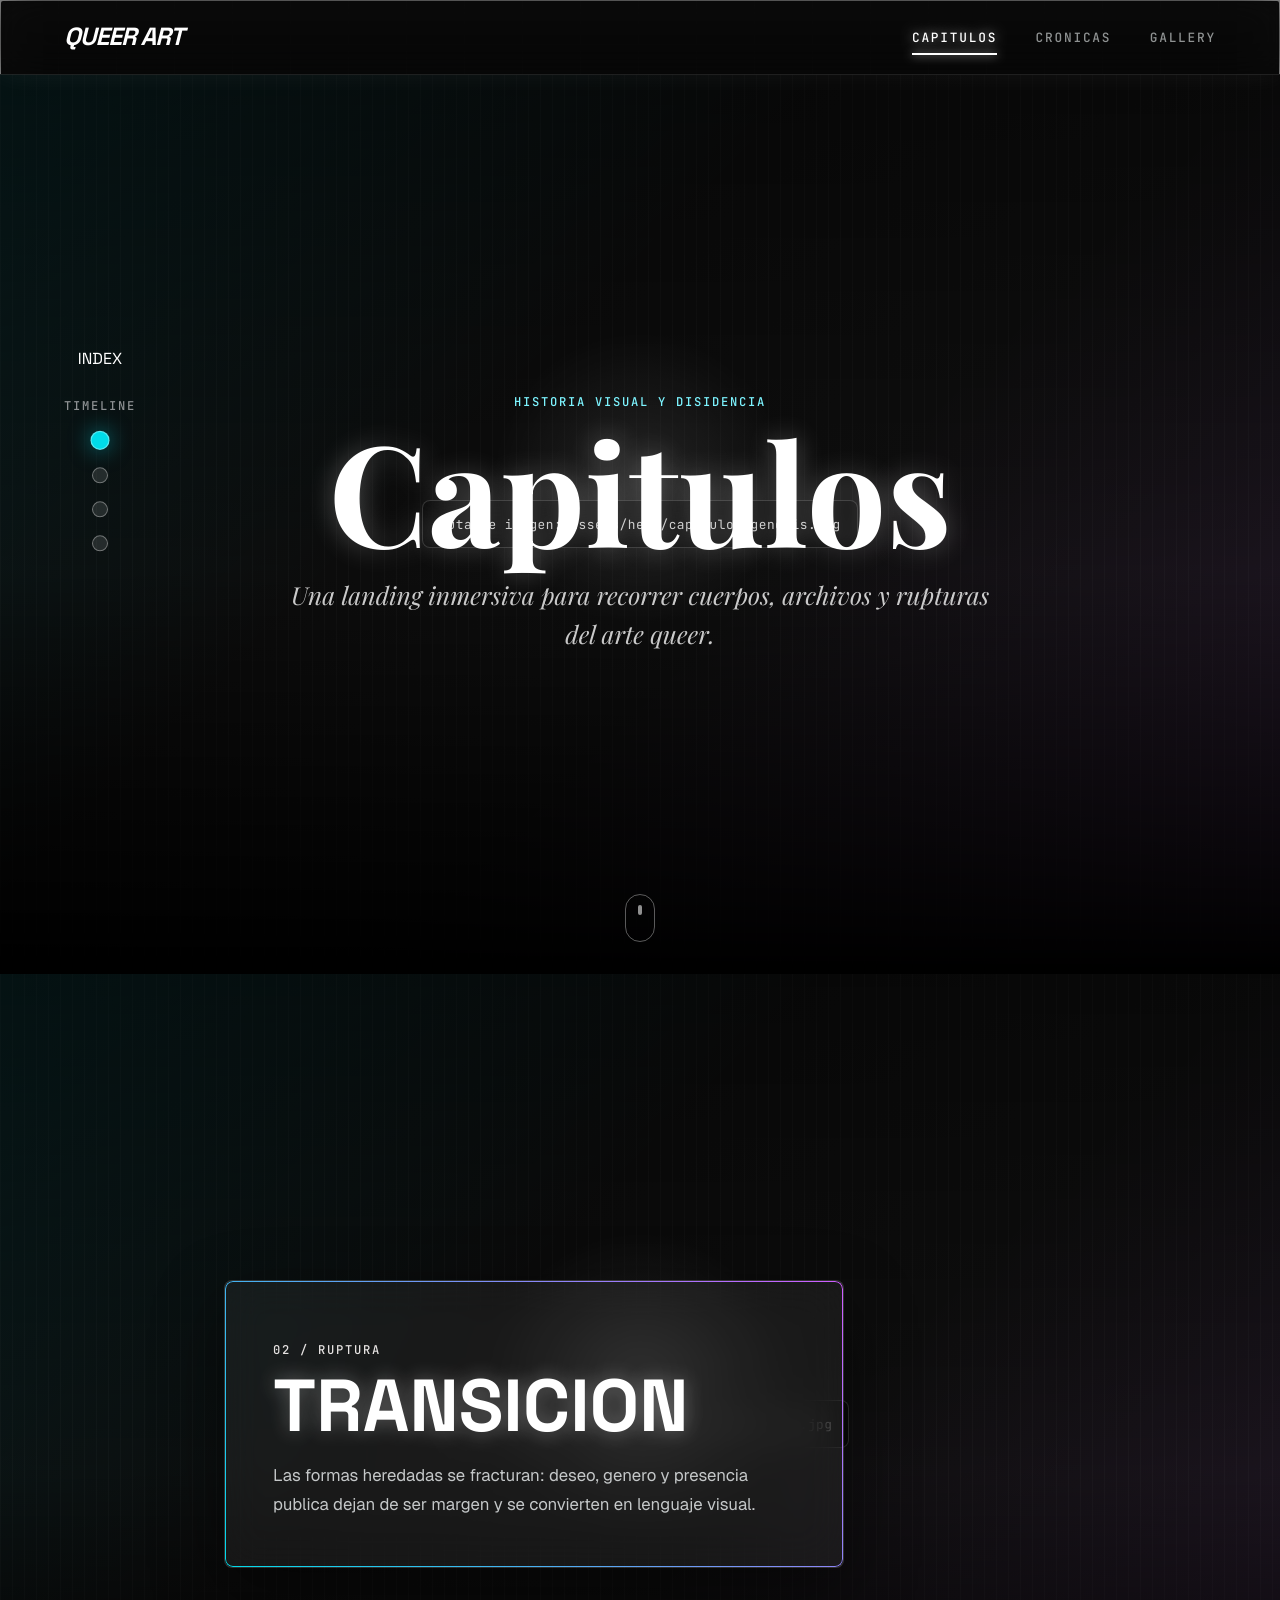
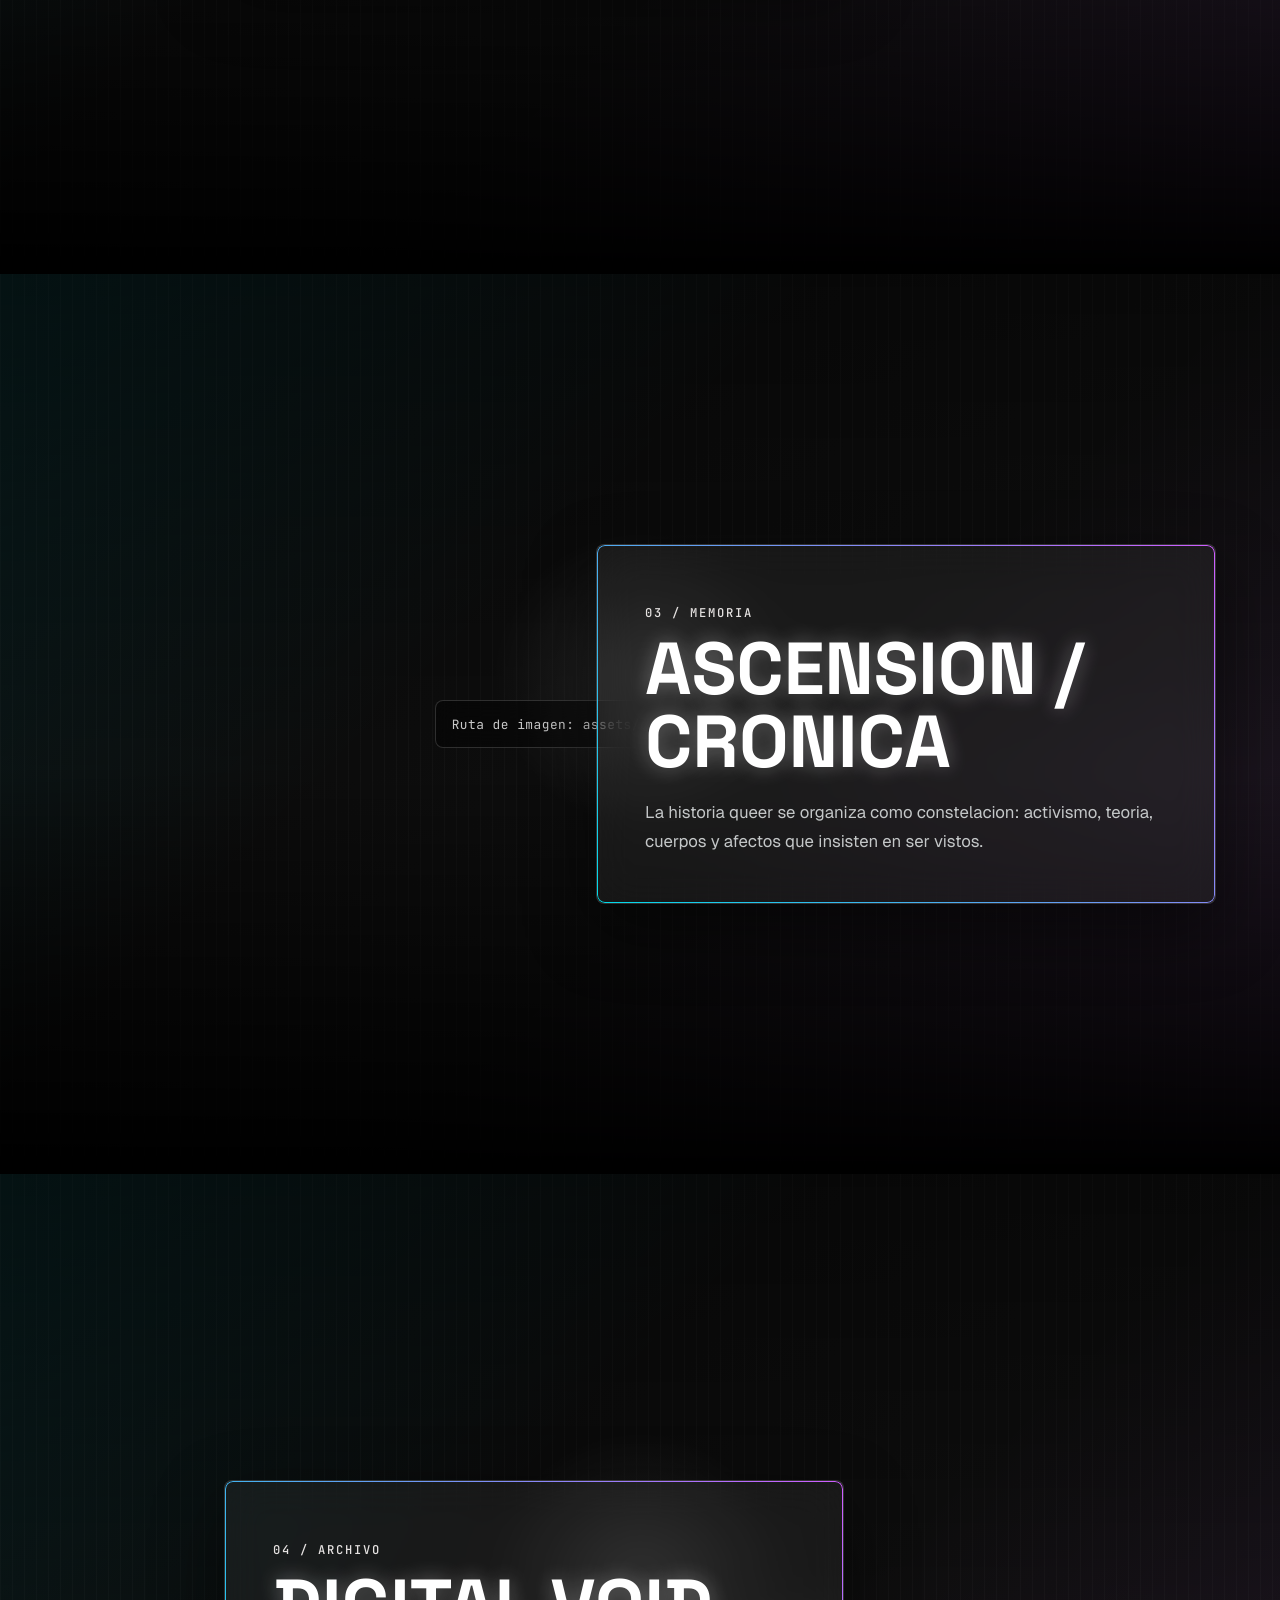
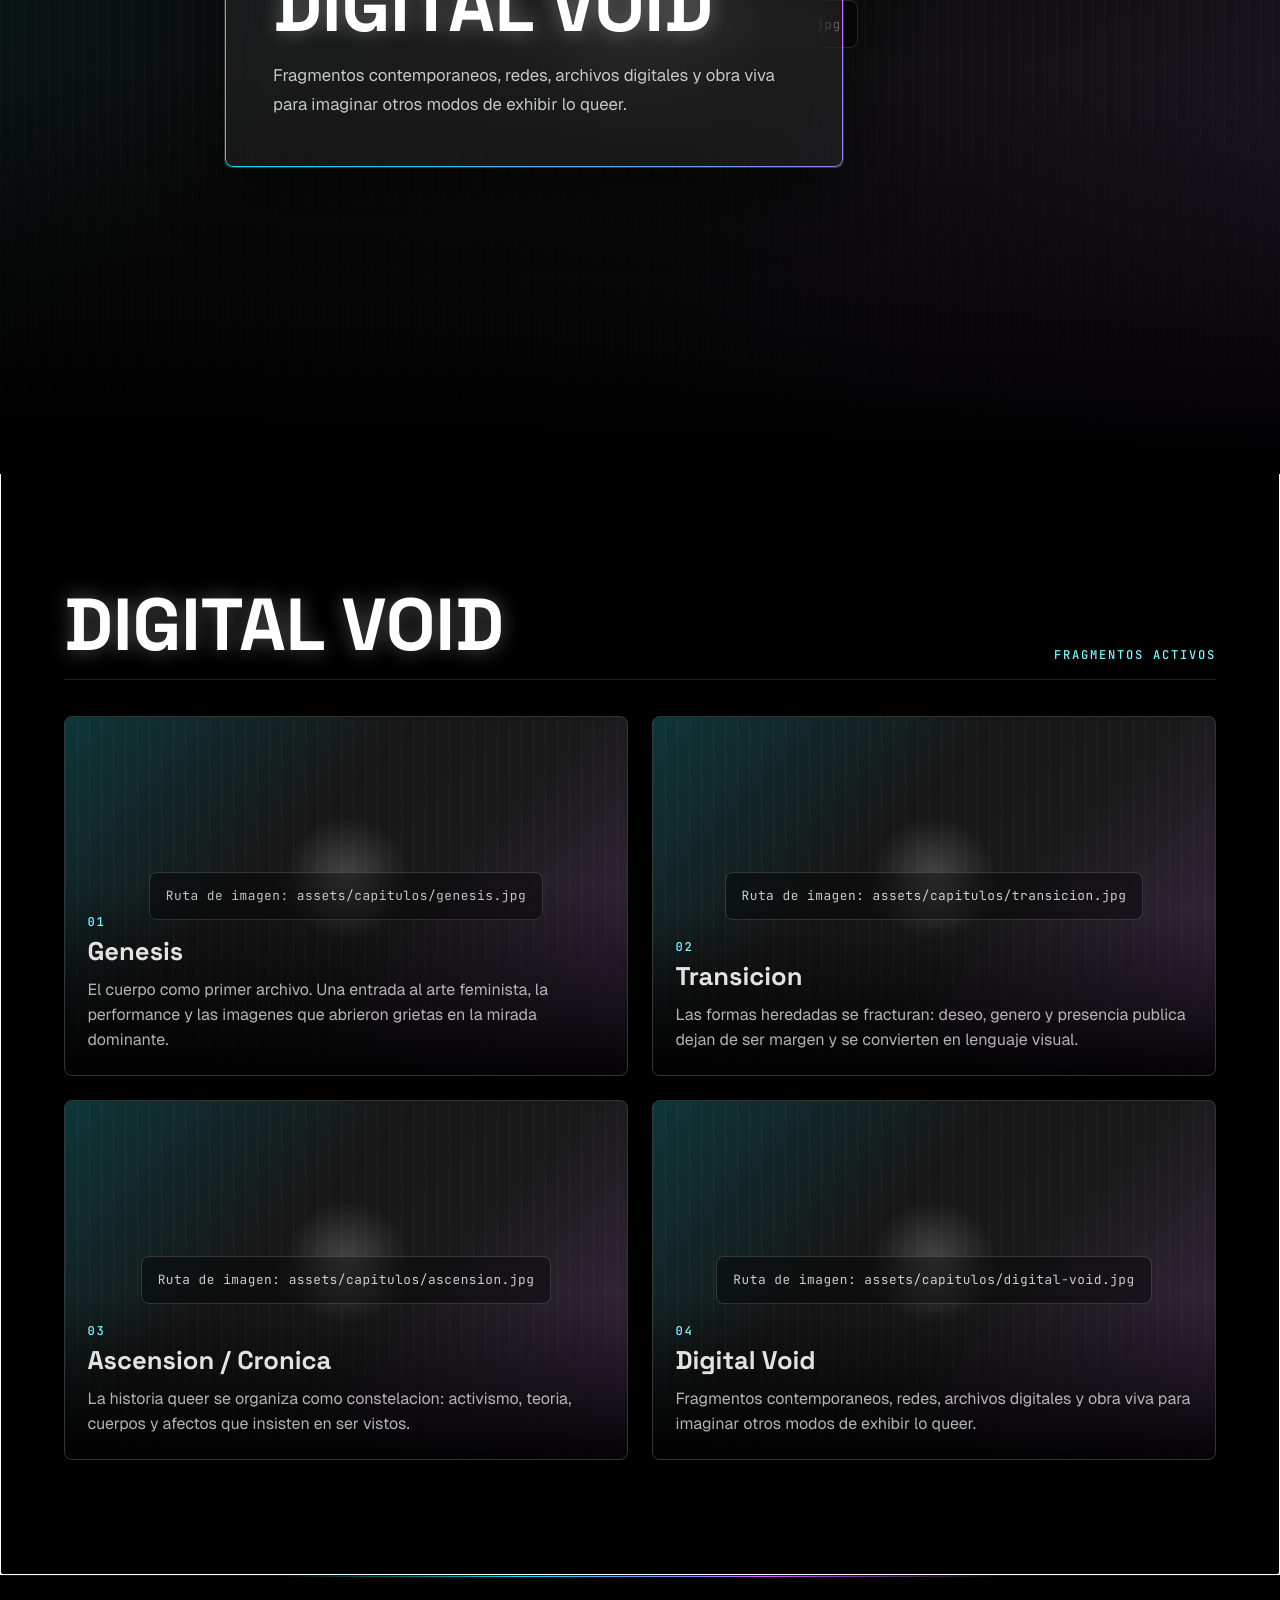
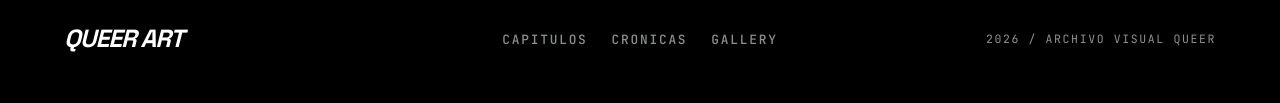
<file: index.html>
<!DOCTYPE html>
<html class="dark scroll-smooth" lang="es">

<head>
    <meta charset="utf-8" />
    <meta content="width=device-width, initial-scale=1.0" name="viewport" />
    <meta name="description"
        content="QUEER ART: plataforma web para visibilizar arte queer desde capitulos, cronicas y una galeria visual." />
    <title>QUEER ART - Plataforma de arte queer</title>
    <link rel="preconnect" href="https://fonts.googleapis.com" />
    <link rel="preconnect" href="https://fonts.gstatic.com" crossorigin />
    <link
        href="https://fonts.googleapis.com/css2?family=Geist:wght@400;500;600;700&family=JetBrains+Mono:wght@400;500;700&family=Playfair+Display:ital,wght@0,400;0,700;1,400&family=Space+Grotesk:wght@400;500;600;700&display=swap"
        rel="stylesheet" />
    <link href="styles.css" rel="stylesheet" />
    <script defer src="app.js"></script>
</head>

<body>
    <a class="skip-link" href="#app">Saltar al contenido</a>

    <header class="topbar" data-topbar>
        <nav class="topbar__inner" aria-label="Navegacion principal">
            <a class="brand" href="/capitulos" data-route>QUEER ART</a>

            <button class="menu-button" type="button" aria-label="Abrir menu" aria-expanded="false"
                data-menu-button>
                <span></span>
                <span></span>
                <span></span>
            </button>

            <div class="nav-links" data-nav-links>
                <a href="/capitulos" data-route>Capitulos</a>
                <a href="/cronicas" data-route>Cronicas</a>
                <a href="/gallery" data-route>Gallery</a>
            </div>
        </nav>
    </header>

    <main id="app" class="app-shell" tabindex="-1"></main>

    <footer class="site-footer">
        <div class="site-footer__glow" aria-hidden="true"></div>
        <div class="site-footer__inner">
            <p class="site-footer__brand">QUEER ART</p>
            <nav class="site-footer__links" aria-label="Navegacion secundaria">
                <a href="/capitulos" data-route>Capitulos</a>
                <a href="/cronicas" data-route>Cronicas</a>
                <a href="/gallery" data-route>Gallery</a>
            </nav>
            <p class="site-footer__meta">2026 / ARCHIVO VISUAL QUEER</p>
        </div>
    </footer>
</body>

</html>
</file>
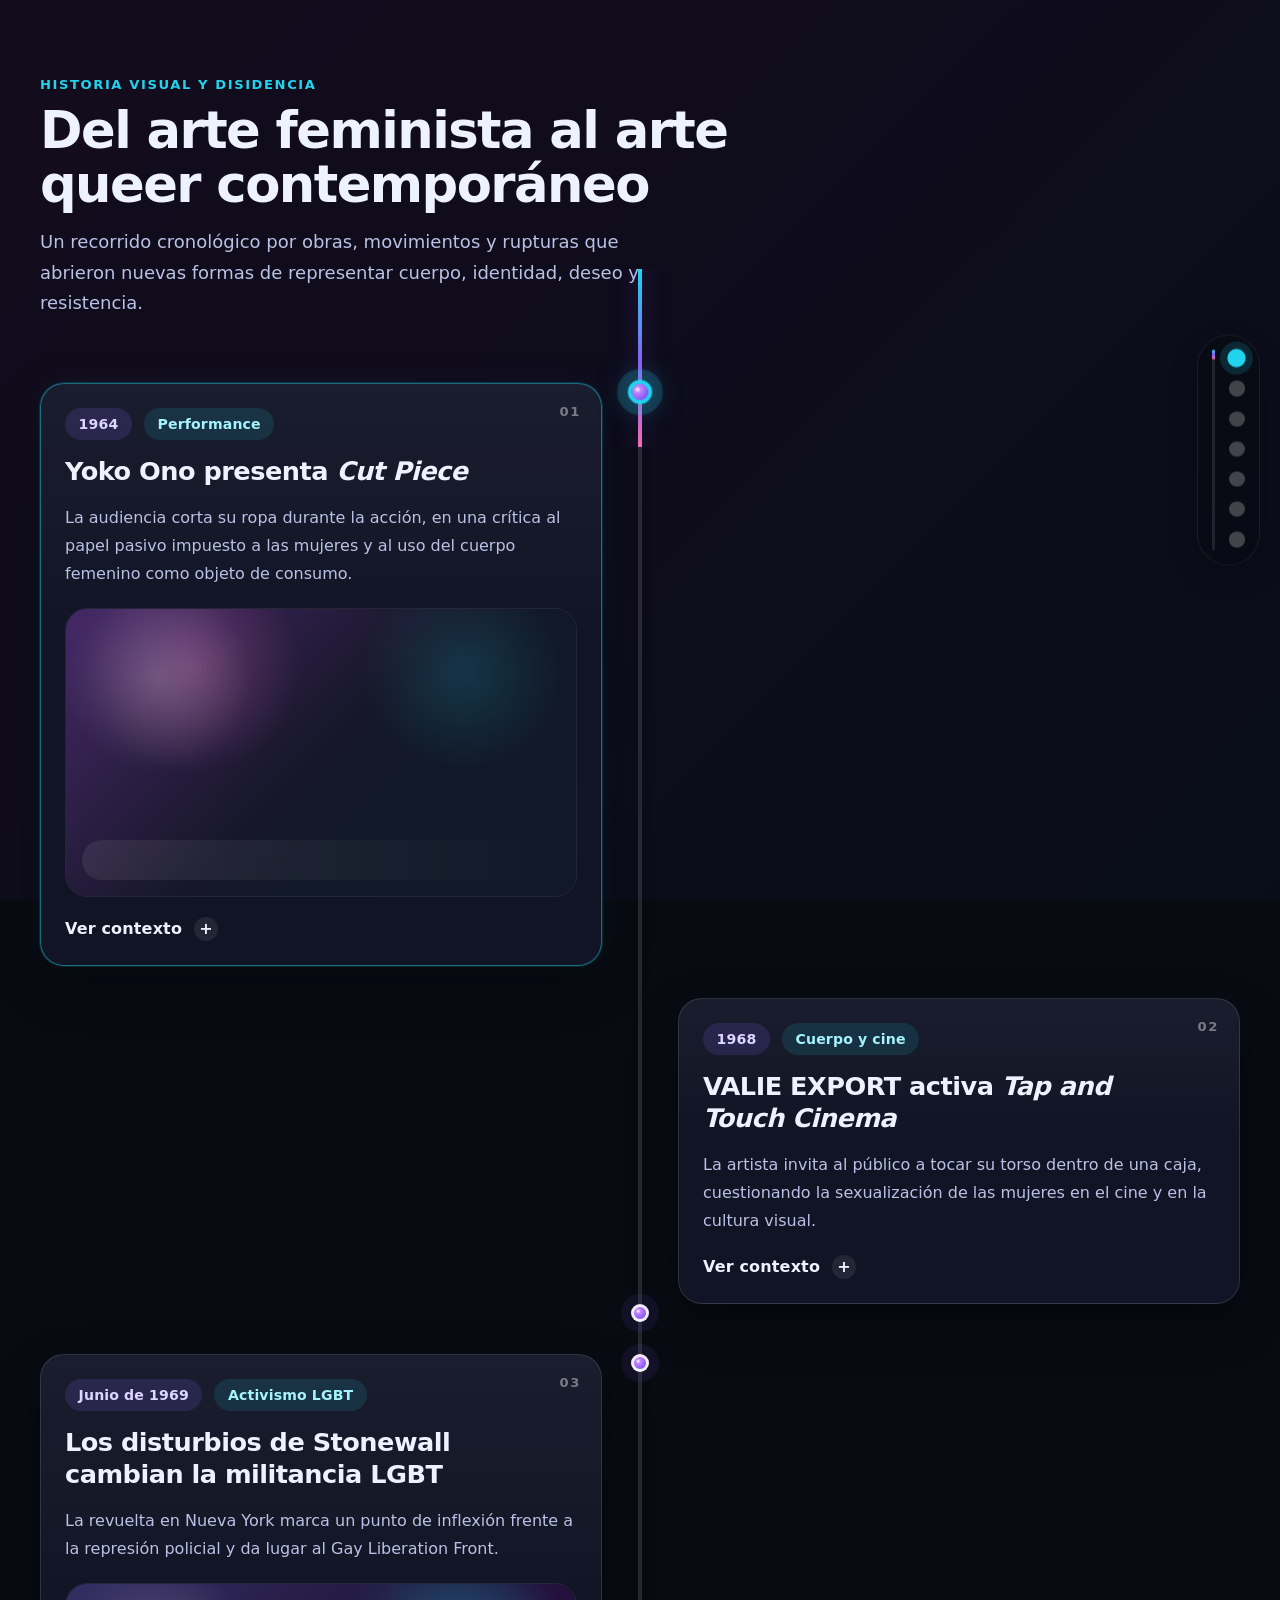
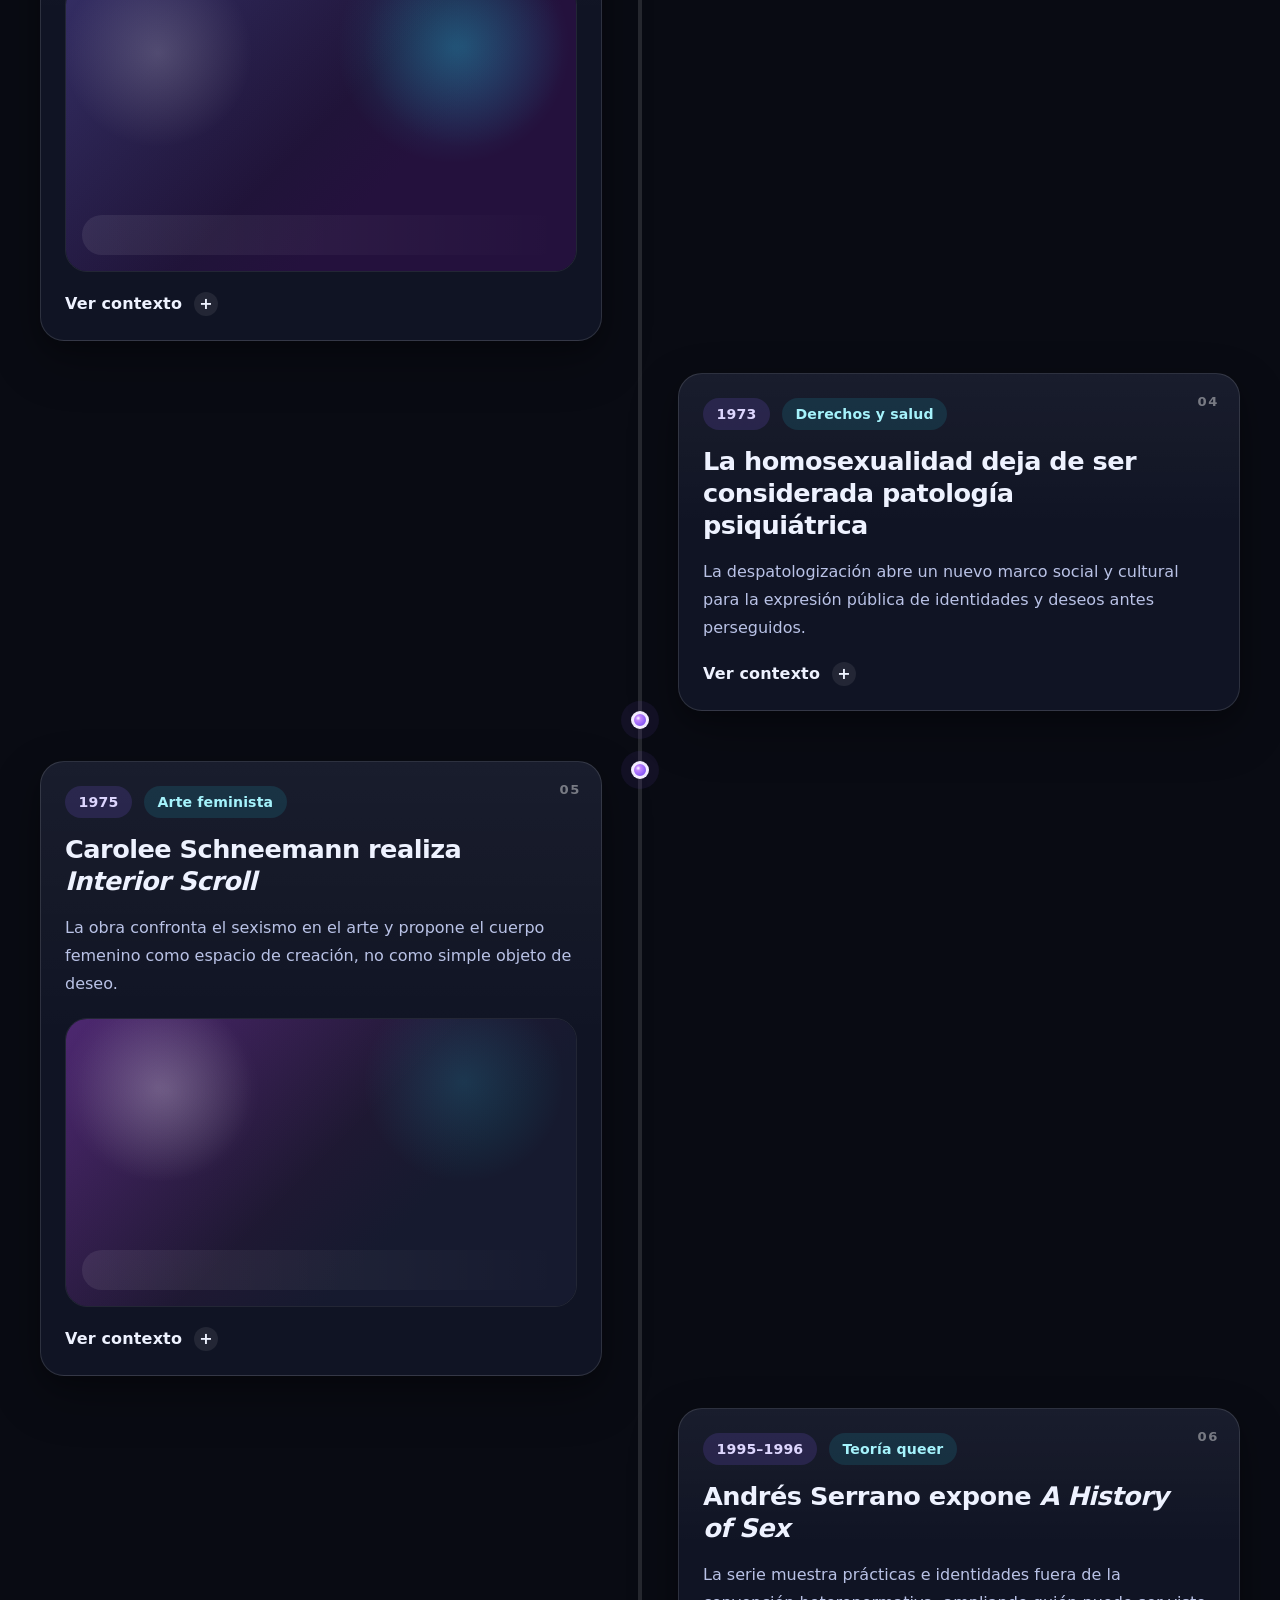
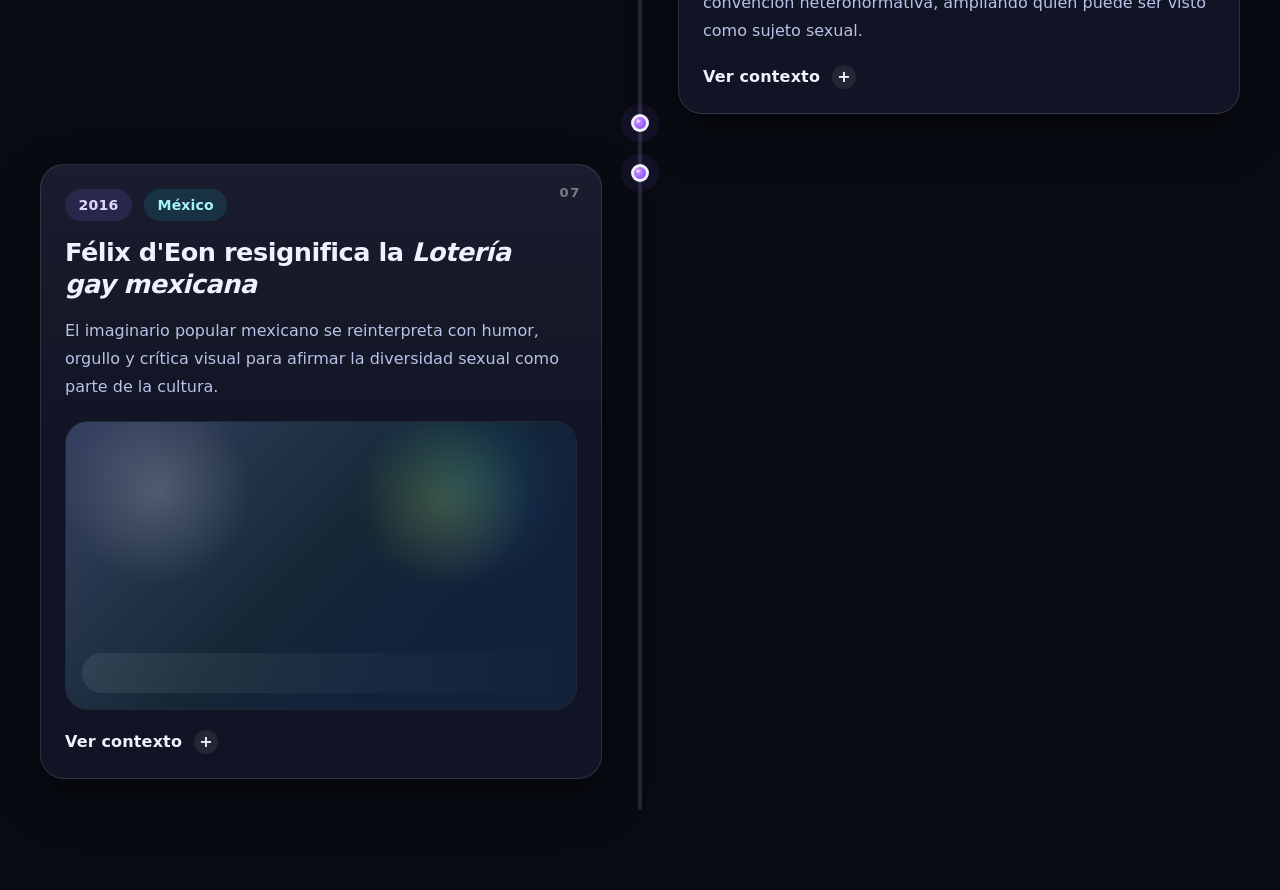
<file: timeline.html>
<!DOCTYPE html>
<html lang="es">

<head>
    <meta charset="UTF-8" />
    <meta name="viewport" content="width=device-width, initial-scale=1.0" />
    <title>Línea de tiempo dinámica — Arte queer</title>
    <meta name="description"
        content="Línea de tiempo interactiva sobre hitos del arte queer, el activismo LGBT y sus antecedentes." />
    <link rel="stylesheet" href="timeline.css" />
    <script defer src="timeline.js"></script>
</head>

<body>
    <!-- Fondo dinámico de escena (se actualiza con JS al cambiar de evento activo) -->
    <div class="scene-bg" id="sceneBg" aria-hidden="true"></div>

    <main class="page">
        <!-- =========================
         Timeline
    ========================== -->
        <section class="timeline" id="timeline" aria-labelledby="timeline-title">
            <div class="timeline__shell">
                <header class="timeline__header">
                    <p class="timeline__eyebrow">Historia visual y disidencia</p>
                    <h1 class="timeline__title" id="timeline-title">
                        Del arte feminista al arte queer contemporáneo
                    </h1>
                    <p class="timeline__lead">
                        Un recorrido cronológico por obras, movimientos y rupturas que abrieron
                        nuevas formas de representar cuerpo, identidad, deseo y resistencia.
                    </p>
                </header>

                <!-- Navegación fija / progreso -->
                <aside class="timeline__nav" aria-label="Navegación de hitos">
                    <div class="timeline__nav-progress" aria-hidden="true">
                        <span class="timeline__nav-progress-fill"></span>
                    </div>

                    <ol class="timeline__nav-list" id="timeline-nav-list">
                        <!-- Se genera automáticamente desde JS -->
                    </ol>
                </aside>

                <!-- Eje central -->
                <div class="timeline__track" aria-hidden="true">
                    <span class="timeline__track-line"></span>
                    <span class="timeline__track-progress" id="timeline-track-progress"></span>
                </div>

                <!-- Lista de eventos -->
                <!-- data-bg: URL de imagen personalizada por evento (ej: url('fotos/cut-piece.jpg')) -->
                <!-- Mientras no haya foto, se usa el gradiente de data-bg-fallback             -->
                <div class="timeline__list" id="timeline-list">
                    <!-- Evento 01 -->
                    <article class="timeline-item timeline-item--left" id="evento-cut-piece"
                        aria-labelledby="evento-cut-piece-title"
                        data-bg=""
                        data-bg-fallback="linear-gradient(135deg, #2a1430 0%, #111827 100%)">
                        <div class="timeline-item__content">
                            <div class="timeline-card" tabindex="0">
                                <span class="timeline-card__index">01</span>

                                <div class="timeline-card__meta">
                                    <time class="timeline-card__date" datetime="1964">1964</time>
                                    <span class="timeline-card__tag">Performance</span>
                                </div>

                                <h2 class="timeline-card__title" id="evento-cut-piece-title">
                                    Yoko Ono presenta <em>Cut Piece</em>
                                </h2>

                                <p class="timeline-card__summary">
                                    La audiencia corta su ropa durante la acción, en una crítica al
                                    papel pasivo impuesto a las mujeres y al uso del cuerpo femenino
                                    como objeto de consumo.
                                </p>

                                <figure class="timeline-card__media" aria-hidden="true">
                                    <div class="timeline-card__media-surface timeline-card__media-surface--ono"></div>
                                </figure>

                                <button class="timeline-card__toggle" type="button" aria-expanded="false"
                                    aria-controls="evento-cut-piece-details" data-open-label="Ver contexto"
                                    data-close-label="Ocultar contexto">
                                    Ver contexto
                                </button>

                                <div class="timeline-card__details" id="evento-cut-piece-details" role="region"
                                    aria-labelledby="evento-cut-piece-title" hidden>
                                    <div class="timeline-card__details-inner">
                                        <p>
                                            Esta obra marca un antecedente clave para las prácticas
                                            performáticas que politizan el cuerpo y abren paso a lenguajes
                                            más confrontativos dentro del arte de género.
                                        </p>
                                    </div>
                                </div>
                            </div>
                        </div>

                        <div class="timeline-item__axis" aria-hidden="true">
                            <span class="timeline-item__node"></span>
                        </div>
                    </article>

                    <!-- Evento 02 -->
                    <article class="timeline-item timeline-item--right" id="evento-tap-touch"
                        aria-labelledby="evento-tap-touch-title"
                        data-bg=""
                        data-bg-fallback="linear-gradient(135deg, #131c2c 0%, #24113d 100%)">
                        <div class="timeline-item__content">
                            <div class="timeline-card" tabindex="0">
                                <span class="timeline-card__index">02</span>

                                <div class="timeline-card__meta">
                                    <time class="timeline-card__date" datetime="1968">1968</time>
                                    <span class="timeline-card__tag">Cuerpo y cine</span>
                                </div>

                                <h2 class="timeline-card__title" id="evento-tap-touch-title">
                                    VALIE EXPORT activa <em>Tap and Touch Cinema</em>
                                </h2>

                                <p class="timeline-card__summary">
                                    La artista invita al público a tocar su torso dentro de una caja,
                                    cuestionando la sexualización de las mujeres en el cine y en la
                                    cultura visual.
                                </p>

                                <button class="timeline-card__toggle" type="button" aria-expanded="false"
                                    aria-controls="evento-tap-touch-details" data-open-label="Ver contexto"
                                    data-close-label="Ocultar contexto">
                                    Ver contexto
                                </button>

                                <div class="timeline-card__details" id="evento-tap-touch-details" role="region"
                                    aria-labelledby="evento-tap-touch-title" hidden>
                                    <div class="timeline-card__details-inner">
                                        <p>
                                            Su gesto desplaza la mirada tradicional del espectador y
                                            convierte la interacción física en una crítica directa a la
                                            explotación sexista de la imagen femenina.
                                        </p>
                                    </div>
                                </div>
                            </div>
                        </div>

                        <div class="timeline-item__axis" aria-hidden="true">
                            <span class="timeline-item__node"></span>
                        </div>
                    </article>

                    <!-- Evento 03 -->
                    <article class="timeline-item timeline-item--left" id="evento-stonewall"
                        aria-labelledby="evento-stonewall-title"
                        data-bg=""
                        data-bg-fallback="linear-gradient(135deg, #0d1f3c 0%, #1a0a2e 100%)">
                        <div class="timeline-item__content">
                            <div class="timeline-card" tabindex="0">
                                <span class="timeline-card__index">03</span>

                                <div class="timeline-card__meta">
                                    <time class="timeline-card__date" datetime="1969-06">Junio de 1969</time>
                                    <span class="timeline-card__tag">Activismo LGBT</span>
                                </div>

                                <h2 class="timeline-card__title" id="evento-stonewall-title">
                                    Los disturbios de Stonewall cambian la militancia LGBT
                                </h2>

                                <p class="timeline-card__summary">
                                    La revuelta en Nueva York marca un punto de inflexión frente a la
                                    represión policial y da lugar al Gay Liberation Front.
                                </p>

                                <figure class="timeline-card__media" aria-hidden="true">
                                    <div class="timeline-card__media-surface timeline-card__media-surface--stonewall">
                                    </div>
                                </figure>

                                <button class="timeline-card__toggle" type="button" aria-expanded="false"
                                    aria-controls="evento-stonewall-details" data-open-label="Ver contexto"
                                    data-close-label="Ocultar contexto">
                                    Ver contexto
                                </button>

                                <div class="timeline-card__details" id="evento-stonewall-details" role="region"
                                    aria-labelledby="evento-stonewall-title" hidden>
                                    <div class="timeline-card__details-inner">
                                        <p>
                                            Desde entonces, junio quedó asociado a las marchas del orgullo
                                            y a una visibilidad política que también impactó las artes y
                                            las representaciones de la disidencia sexual.
                                        </p>
                                    </div>
                                </div>
                            </div>
                        </div>

                        <div class="timeline-item__axis" aria-hidden="true">
                            <span class="timeline-item__node"></span>
                        </div>
                    </article>

                    <!-- Evento 04 -->
                    <article class="timeline-item timeline-item--right" id="evento-despatologizacion"
                        aria-labelledby="evento-despatologizacion-title"
                        data-bg=""
                        data-bg-fallback="linear-gradient(135deg, #0f2027 0%, #203a43 50%, #2c5364 100%)">
                        <div class="timeline-item__content">
                            <div class="timeline-card" tabindex="0">
                                <span class="timeline-card__index">04</span>

                                <div class="timeline-card__meta">
                                    <time class="timeline-card__date" datetime="1973">1973</time>
                                    <span class="timeline-card__tag">Derechos y salud</span>
                                </div>

                                <h2 class="timeline-card__title" id="evento-despatologizacion-title">
                                    La homosexualidad deja de ser considerada patología psiquiátrica
                                </h2>

                                <p class="timeline-card__summary">
                                    La despatologización abre un nuevo marco social y cultural para la
                                    expresión pública de identidades y deseos antes perseguidos.
                                </p>

                                <button class="timeline-card__toggle" type="button" aria-expanded="false"
                                    aria-controls="evento-despatologizacion-details" data-open-label="Ver contexto"
                                    data-close-label="Ocultar contexto">
                                    Ver contexto
                                </button>

                                <div class="timeline-card__details" id="evento-despatologizacion-details" role="region"
                                    aria-labelledby="evento-despatologizacion-title" hidden>
                                    <div class="timeline-card__details-inner">
                                        <p>
                                            Ese cambio debilitó uno de los prejuicios más fuertes del siglo
                                            XX y favoreció una presencia artística menos clandestina de la
                                            homosexualidad.
                                        </p>
                                    </div>
                                </div>
                            </div>
                        </div>

                        <div class="timeline-item__axis" aria-hidden="true">
                            <span class="timeline-item__node"></span>
                        </div>
                    </article>

                    <!-- Evento 05 -->
                    <article class="timeline-item timeline-item--left" id="evento-interior-scroll"
                        aria-labelledby="evento-interior-scroll-title"
                        data-bg=""
                        data-bg-fallback="linear-gradient(135deg, #35143d 0%, #161a2f 100%)">
                        <div class="timeline-item__content">
                            <div class="timeline-card" tabindex="0">
                                <span class="timeline-card__index">05</span>

                                <div class="timeline-card__meta">
                                    <time class="timeline-card__date" datetime="1975">1975</time>
                                    <span class="timeline-card__tag">Arte feminista</span>
                                </div>

                                <h2 class="timeline-card__title" id="evento-interior-scroll-title">
                                    Carolee Schneemann realiza <em>Interior Scroll</em>
                                </h2>

                                <p class="timeline-card__summary">
                                    La obra confronta el sexismo en el arte y propone el cuerpo
                                    femenino como espacio de creación, no como simple objeto de deseo.
                                </p>

                                <figure class="timeline-card__media" aria-hidden="true">
                                    <div class="timeline-card__media-surface timeline-card__media-surface--scroll">
                                    </div>
                                </figure>

                                <button class="timeline-card__toggle" type="button" aria-expanded="false"
                                    aria-controls="evento-interior-scroll-details" data-open-label="Ver contexto"
                                    data-close-label="Ocultar contexto">
                                    Ver contexto
                                </button>

                                <div class="timeline-card__details" id="evento-interior-scroll-details" role="region"
                                    aria-labelledby="evento-interior-scroll-title" hidden>
                                    <div class="timeline-card__details-inner">
                                        <p>
                                            Este tipo de arte político de los setenta funciona como semilla
                                            para desarrollos posteriores del arte gay y, más adelante, del
                                            arte queer.
                                        </p>
                                    </div>
                                </div>
                            </div>
                        </div>

                        <div class="timeline-item__axis" aria-hidden="true">
                            <span class="timeline-item__node"></span>
                        </div>
                    </article>

                    <!-- Evento 06 -->
                    <article class="timeline-item timeline-item--right" id="evento-history-of-sex"
                        aria-labelledby="evento-history-of-sex-title"
                        data-bg=""
                        data-bg-fallback="linear-gradient(135deg, #1a1a2e 0%, #16213e 50%, #0f3460 100%)">
                        <div class="timeline-item__content">
                            <div class="timeline-card" tabindex="0">
                                <span class="timeline-card__index">06</span>

                                <div class="timeline-card__meta">
                                    <time class="timeline-card__date" datetime="1995">1995–1996</time>
                                    <span class="timeline-card__tag">Teoría queer</span>
                                </div>

                                <h2 class="timeline-card__title" id="evento-history-of-sex-title">
                                    Andrés Serrano expone <em>A History of Sex</em>
                                </h2>

                                <p class="timeline-card__summary">
                                    La serie muestra prácticas e identidades fuera de la convención
                                    heteronormativa, ampliando quién puede ser visto como sujeto sexual.
                                </p>

                                <button class="timeline-card__toggle" type="button" aria-expanded="false"
                                    aria-controls="evento-history-of-sex-details" data-open-label="Ver contexto"
                                    data-close-label="Ocultar contexto">
                                    Ver contexto
                                </button>

                                <div class="timeline-card__details" id="evento-history-of-sex-details" role="region"
                                    aria-labelledby="evento-history-of-sex-title" hidden>
                                    <div class="timeline-card__details-inner">
                                        <p>
                                            Dialoga con el giro queer que cuestiona las categorías binarias
                                            de género y sexualidad, así como la idea de una única
                                            normalidad corporal y afectiva.
                                        </p>
                                    </div>
                                </div>
                            </div>
                        </div>

                        <div class="timeline-item__axis" aria-hidden="true">
                            <span class="timeline-item__node"></span>
                        </div>
                    </article>

                    <!-- Evento 07 -->
                    <article class="timeline-item timeline-item--left" id="evento-loteria-gay"
                        aria-labelledby="evento-loteria-gay-title"
                        data-bg=""
                        data-bg-fallback="linear-gradient(135deg, #173629 0%, #13213b 100%)">
                        <div class="timeline-item__content">
                            <div class="timeline-card" tabindex="0">
                                <span class="timeline-card__index">07</span>

                                <div class="timeline-card__meta">
                                    <time class="timeline-card__date" datetime="2016">2016</time>
                                    <span class="timeline-card__tag">México</span>
                                </div>

                                <h2 class="timeline-card__title" id="evento-loteria-gay-title">
                                    Félix d'Eon resignifica la <em>Lotería gay mexicana</em>
                                </h2>

                                <p class="timeline-card__summary">
                                    El imaginario popular mexicano se reinterpreta con humor, orgullo y
                                    crítica visual para afirmar la diversidad sexual como parte de la cultura.
                                </p>

                                <figure class="timeline-card__media" aria-hidden="true">
                                    <div class="timeline-card__media-surface timeline-card__media-surface--loteria">
                                    </div>
                                </figure>

                                <button class="timeline-card__toggle" type="button" aria-expanded="false"
                                    aria-controls="evento-loteria-gay-details" data-open-label="Ver contexto"
                                    data-close-label="Ocultar contexto">
                                    Ver contexto
                                </button>

                                <div class="timeline-card__details" id="evento-loteria-gay-details" role="region"
                                    aria-labelledby="evento-loteria-gay-title" hidden>
                                    <div class="timeline-card__details-inner">
                                        <p>
                                            Es un buen cierre contemporáneo para la línea de tiempo porque
                                            conecta historia del arte, identidad queer y referentes culturales
                                            locales en una pieza fácilmente reconocible.
                                        </p>
                                    </div>
                                </div>
                            </div>
                        </div>

                        <div class="timeline-item__axis" aria-hidden="true">
                            <span class="timeline-item__node"></span>
                        </div>
                    </article>
                </div>
            </div>
        </section>
    </main>
</body>

</html>
</file>
<file: styles.css>
:root {
    color-scheme: dark;
    --background: #131313;
    --surface: #1c1b1b;
    --surface-low: #0e0e0e;
    --surface-high: #2a2a2a;
    --surface-bright: #3a3939;
    --primary: #ffffff;
    --text: #e5e2e1;
    --text-soft: #c4c7c8;
    --text-muted: #8e9193;
    --cyan: #00dbe9;
    --cyan-soft: #7df4ff;
    --violet: #cf5cff;
    --violet-soft: #ecb2ff;
    --border: rgba(255, 255, 255, 0.11);
    --border-strong: rgba(255, 255, 255, 0.22);
    --shadow: 0 24px 70px rgba(0, 0, 0, 0.48);
    --container: 1440px;
    --desktop-margin: 64px;
    --mobile-margin: 16px;
    --nav-height: 74px;
    --radius: 8px;
    --font-display: "Space Grotesk", system-ui, sans-serif;
    --font-body: "Geist", system-ui, sans-serif;
    --font-mono: "JetBrains Mono", monospace;
    --font-serif: "Playfair Display", Georgia, serif;
}

*,
*::before,
*::after {
    box-sizing: border-box;
}

html {
    scroll-behavior: smooth;
}

body {
    margin: 0;
    min-height: 100vh;
    background:
        radial-gradient(circle at 12% 14%, rgba(0, 219, 233, 0.14), transparent 24rem),
        radial-gradient(circle at 86% 16%, rgba(207, 92, 255, 0.12), transparent 25rem),
        var(--background);
    color: var(--text);
    font-family: var(--font-body);
    overflow-x: hidden;
    text-rendering: geometricPrecision;
}

body::before {
    content: "";
    position: fixed;
    inset: 0;
    z-index: -2;
    background:
        linear-gradient(rgba(255, 255, 255, 0.025) 1px, transparent 1px),
        linear-gradient(90deg, rgba(255, 255, 255, 0.025) 1px, transparent 1px);
    background-size: 58px 58px;
    mask-image: linear-gradient(to bottom, black, transparent 72%);
    pointer-events: none;
}

body::after {
    content: "";
    position: fixed;
    inset: 0;
    z-index: -1;
    background: rgba(0, 0, 0, 0.36);
    pointer-events: none;
}

a {
    color: inherit;
    text-decoration: none;
}

button {
    color: inherit;
    font: inherit;
}

img {
    display: block;
    max-width: 100%;
}

.skip-link {
    position: fixed;
    left: 1rem;
    top: 1rem;
    z-index: 100;
    translate: 0 -180%;
    background: var(--primary);
    color: #000;
    padding: 0.75rem 1rem;
    border-radius: var(--radius);
    font-family: var(--font-mono);
    text-transform: uppercase;
    letter-spacing: 0.08em;
    transition: translate 180ms ease;
}

.skip-link:focus {
    translate: 0;
}

.topbar {
    position: fixed;
    top: 0;
    left: 0;
    right: 0;
    z-index: 40;
    border-bottom: 1px solid rgba(255, 255, 255, 0.1);
    background: rgba(0, 0, 0, 0.38);
    backdrop-filter: blur(22px);
    box-shadow: 0 0 28px rgba(255, 255, 255, 0.06);
}

.topbar__inner {
    width: min(100%, var(--container));
    min-height: var(--nav-height);
    margin-inline: auto;
    padding: 0 var(--desktop-margin);
    display: flex;
    align-items: center;
    justify-content: space-between;
    gap: 2rem;
}

.brand,
.site-footer__brand {
    font-family: var(--font-display);
    font-size: 1.55rem;
    font-weight: 700;
    font-style: italic;
    letter-spacing: -0.04em;
    color: var(--primary);
}

.nav-links {
    display: flex;
    align-items: center;
    gap: clamp(1.4rem, 3vw, 3rem);
}

.nav-links a,
.site-footer__links a {
    position: relative;
    font-family: var(--font-mono);
    font-size: 0.8rem;
    font-weight: 500;
    letter-spacing: 0.14em;
    text-transform: uppercase;
    color: rgba(196, 199, 200, 0.72);
    transition: color 220ms ease, text-shadow 220ms ease;
}

.nav-links a::after {
    content: "";
    position: absolute;
    left: 0;
    right: 0;
    bottom: -0.58rem;
    height: 2px;
    background: var(--primary);
    scale: 0 1;
    transform-origin: center;
    transition: scale 220ms ease;
    box-shadow: 0 0 10px rgba(255, 255, 255, 0.8);
}

.nav-links a:hover,
.nav-links a.is-active,
.site-footer__links a:hover {
    color: var(--primary);
    text-shadow: 0 0 12px rgba(255, 255, 255, 0.7);
}

.nav-links a.is-active::after {
    scale: 1 1;
}

.menu-button {
    display: none;
    width: 44px;
    height: 44px;
    border: 1px solid var(--border);
    border-radius: var(--radius);
    background: rgba(255, 255, 255, 0.05);
    cursor: pointer;
}

.menu-button span {
    display: block;
    width: 20px;
    height: 2px;
    margin: 4px auto;
    background: var(--primary);
    transition: transform 220ms ease, opacity 220ms ease;
}

.menu-button.is-open span:nth-child(1) {
    transform: translateY(6px) rotate(45deg);
}

.menu-button.is-open span:nth-child(2) {
    opacity: 0;
}

.menu-button.is-open span:nth-child(3) {
    transform: translateY(-6px) rotate(-45deg);
}

.app-shell {
    min-height: 100vh;
}

.route {
    min-height: 100vh;
    padding-top: var(--nav-height);
}

.hero-section {
    position: relative;
    min-height: 100vh;
    display: grid;
    place-items: center;
    overflow: hidden;
}

.hero-section::after,
.cinema-section::after {
    content: "";
    position: absolute;
    inset: 0;
    background: linear-gradient(to top, #000 0%, rgba(0, 0, 0, 0.44) 45%, rgba(0, 0, 0, 0.66) 100%);
    pointer-events: none;
}

.route-kicker,
.panel-kicker,
.card-kicker,
.gallery-card__meta,
.chapter-index,
.side-index__label {
    font-family: var(--font-mono);
    font-size: 0.76rem;
    font-weight: 500;
    letter-spacing: 0.14em;
    text-transform: uppercase;
}

.hero-content {
    position: relative;
    z-index: 2;
    width: min(100% - 2rem, 960px);
    text-align: center;
}

.route-kicker {
    color: var(--cyan-soft);
    margin: 0 0 1rem;
}

.hero-title {
    margin: 0;
    font-family: var(--font-serif);
    font-size: clamp(4rem, 11vw, 9rem);
    font-weight: 700;
    line-height: 0.92;
    letter-spacing: 0;
    color: #fff;
    text-shadow: 0 0 28px rgba(255, 255, 255, 0.28);
}

.hero-lead {
    width: min(100%, 720px);
    margin: 1.35rem auto 0;
    color: rgba(255, 255, 255, 0.78);
    font-family: var(--font-serif);
    font-size: clamp(1.08rem, 2.6vw, 1.55rem);
    font-style: italic;
    line-height: 1.55;
}

.scroll-cue {
    position: absolute;
    z-index: 3;
    left: 50%;
    bottom: 2rem;
    width: 30px;
    height: 48px;
    translate: -50% 0;
    border: 1px solid rgba(255, 255, 255, 0.35);
    border-radius: 999px;
}

.scroll-cue::before {
    content: "";
    position: absolute;
    left: 50%;
    top: 10px;
    width: 4px;
    height: 10px;
    translate: -50% 0;
    border-radius: 999px;
    background: rgba(255, 255, 255, 0.56);
    animation: scrollCue 1.8s ease-in-out infinite;
}

.image-slot {
    position: absolute;
    inset: 0;
    display: grid;
    place-items: center;
    overflow: hidden;
    background:
        linear-gradient(135deg, rgba(0, 219, 233, 0.18), transparent 38%),
        linear-gradient(315deg, rgba(207, 92, 255, 0.18), transparent 42%),
        linear-gradient(135deg, #111, #202020);
}

.image-slot::before {
    content: "";
    position: absolute;
    inset: 0;
    background:
        radial-gradient(circle at 50% 45%, rgba(255, 255, 255, 0.2), transparent 18%),
        repeating-linear-gradient(90deg, rgba(255, 255, 255, 0.045) 0 1px, transparent 1px 12px);
    mix-blend-mode: screen;
}

.image-slot span {
    position: relative;
    z-index: 1;
    max-width: min(80%, 560px);
    padding: 0.9rem 1rem;
    border: 1px solid rgba(255, 255, 255, 0.16);
    border-radius: var(--radius);
    background: rgba(0, 0, 0, 0.38);
    color: rgba(255, 255, 255, 0.78);
    font-family: var(--font-mono);
    font-size: 0.8rem;
    letter-spacing: 0.04em;
    text-align: center;
    backdrop-filter: blur(12px);
}

.side-index {
    position: fixed;
    left: var(--desktop-margin);
    top: 50%;
    z-index: 20;
    translate: 0 -50%;
    display: flex;
    flex-direction: column;
    gap: 1.15rem;
    align-items: center;
}

.side-index__title {
    margin: 0 0 0.65rem;
    font-family: var(--font-display);
    color: var(--primary);
}

.side-index__label {
    color: var(--text-muted);
}

.side-index a {
    position: relative;
    width: 1rem;
    height: 1rem;
    border: 1px solid rgba(255, 255, 255, 0.35);
    border-radius: 50%;
    background: rgba(255, 255, 255, 0.11);
    transition: background 180ms ease, box-shadow 180ms ease, scale 180ms ease;
}

.side-index a::after {
    content: attr(data-label);
    position: absolute;
    top: 50%;
    left: calc(100% + 0.9rem);
    translate: 0 -50%;
    opacity: 0;
    white-space: nowrap;
    color: var(--cyan-soft);
    font-family: var(--font-mono);
    font-size: 0.72rem;
    letter-spacing: 0.12em;
    text-transform: uppercase;
    transition: opacity 180ms ease;
}

.side-index a:hover,
.side-index a.is-active {
    scale: 1.2;
    background: var(--cyan);
    box-shadow: 0 0 18px rgba(0, 219, 233, 0.55);
}

.side-index a:hover::after {
    opacity: 1;
}

.cinema-section {
    position: relative;
    min-height: 100vh;
    display: flex;
    align-items: center;
    overflow: hidden;
    padding: 7rem var(--desktop-margin) 7rem 14rem;
}

.cinema-section--right {
    justify-content: flex-end;
}

.glass-panel {
    position: relative;
    z-index: 2;
    width: min(100%, 620px);
    padding: clamp(1.5rem, 4vw, 3rem);
    border: 1px solid var(--border);
    border-radius: var(--radius);
    background: rgba(255, 255, 255, 0.055);
    backdrop-filter: blur(20px);
    box-shadow: var(--shadow);
}

.iridescent-border::before {
    content: "";
    position: absolute;
    inset: 0;
    border-radius: inherit;
    padding: 1px;
    background: linear-gradient(45deg, var(--cyan), var(--violet));
    -webkit-mask: linear-gradient(#fff 0 0) content-box, linear-gradient(#fff 0 0);
    -webkit-mask-composite: xor;
    mask-composite: exclude;
    pointer-events: none;
}

.panel-title,
.route-title {
    margin: 0;
    color: var(--primary);
    font-family: var(--font-display);
    font-size: clamp(2.2rem, 6vw, 4.6rem);
    line-height: 1;
    letter-spacing: 0;
    text-transform: uppercase;
    text-shadow: 0 0 20px rgba(255, 255, 255, 0.32);
}

.panel-copy,
.route-lead,
.chronicle-card p,
.gallery-intro p {
    color: var(--text-soft);
    font-size: 1.05rem;
    line-height: 1.72;
}

.panel-copy {
    margin: 1.1rem 0 0;
}

.chapter-grid-section,
.chronicles-route,
.gallery-route {
    padding: clamp(5rem, 9vw, 8rem) var(--desktop-margin);
}

.chapter-grid-section {
    background: #000;
}

.section-head {
    width: min(100%, var(--container));
    margin: 0 auto 2.25rem;
    display: flex;
    align-items: end;
    justify-content: space-between;
    gap: 1.5rem;
    border-bottom: 1px solid rgba(255, 255, 255, 0.11);
    padding-bottom: 1rem;
}

.section-head p {
    margin: 0;
    color: var(--cyan-soft);
}

.chapter-grid {
    width: min(100%, var(--container));
    margin-inline: auto;
    display: grid;
    grid-template-columns: repeat(2, minmax(0, 1fr));
    gap: 1.5rem;
}

.chapter-card {
    position: relative;
    min-height: 360px;
    overflow: hidden;
    border-radius: var(--radius);
    border: 1px solid var(--border);
    background: var(--surface);
    isolation: isolate;
}

.chapter-card .image-slot {
    position: absolute;
    transition: scale 700ms ease, opacity 500ms ease;
}

.chapter-card:hover .image-slot {
    scale: 1.06;
    opacity: 0.92;
}

.chapter-card__overlay {
    position: absolute;
    inset: auto 0 0;
    z-index: 2;
    padding: 1.4rem;
    background: linear-gradient(to top, rgba(0, 0, 0, 0.94), transparent);
}

.chapter-index {
    color: var(--cyan-soft);
}

.chapter-card h3 {
    margin: 0.45rem 0 0;
    font-family: var(--font-display);
    font-size: clamp(1.35rem, 2vw, 1.8rem);
    line-height: 1.15;
}

.chapter-card p {
    margin: 0.65rem 0 0;
    color: rgba(229, 226, 225, 0.78);
    line-height: 1.55;
}

.route-header {
    width: min(100%, var(--container));
    margin: 0 auto 3rem;
    padding-top: 2.5rem;
}

.route-title {
    max-width: 860px;
}

.route-lead {
    max-width: 760px;
    margin: 1rem 0 0;
}

.chronicle-layout {
    width: min(100%, var(--container));
    margin-inline: auto;
    display: grid;
    grid-template-columns: minmax(0, 0.9fr) minmax(0, 1.1fr);
    gap: clamp(1.5rem, 4vw, 3rem);
    align-items: start;
}

.chronicle-feature {
    position: sticky;
    top: calc(var(--nav-height) + 2rem);
    min-height: 620px;
    overflow: hidden;
    border: 1px solid var(--border);
    border-radius: var(--radius);
}

.chronicle-feature__text {
    position: absolute;
    z-index: 2;
    inset: auto 0 0;
    padding: 2rem;
    background: linear-gradient(to top, rgba(0, 0, 0, 0.94), transparent);
}

.chronicle-feature h2 {
    margin: 0;
    font-family: var(--font-serif);
    font-size: clamp(2.3rem, 5vw, 4.4rem);
    line-height: 0.98;
}

.chronicle-list {
    display: grid;
    gap: 1rem;
}

.chronicle-card {
    position: relative;
    padding: 1.4rem;
    border: 1px solid var(--border);
    border-radius: var(--radius);
    background: rgba(255, 255, 255, 0.052);
    backdrop-filter: blur(18px);
}

.chronicle-card h3 {
    margin: 0.4rem 0 0.55rem;
    color: var(--primary);
    font-family: var(--font-display);
    font-size: clamp(1.35rem, 2.1vw, 2rem);
    line-height: 1.12;
}

.chronicle-card p {
    margin: 0;
}

.chronicle-card button {
    margin-top: 1rem;
    padding: 0;
    border: 0;
    background: transparent;
    color: var(--cyan-soft);
    cursor: pointer;
    font-family: var(--font-mono);
    font-size: 0.78rem;
    letter-spacing: 0.12em;
    text-transform: uppercase;
}

.chronicle-card__details {
    display: grid;
    grid-template-rows: 0fr;
    opacity: 0;
    transition: grid-template-rows 260ms ease, opacity 220ms ease;
}

.chronicle-card__details > div {
    overflow: hidden;
}

.chronicle-card.is-open .chronicle-card__details {
    grid-template-rows: 1fr;
    opacity: 1;
}

.chronicle-card__details p {
    margin-top: 1rem;
    padding-top: 1rem;
    border-top: 1px solid rgba(255, 255, 255, 0.1);
    color: rgba(229, 226, 225, 0.78);
}

.gallery-intro {
    width: min(100%, var(--container));
    margin-inline: auto;
    display: grid;
    grid-template-columns: minmax(0, 0.75fr) minmax(0, 1fr);
    gap: 2rem;
    align-items: end;
}

.gallery-intro p {
    margin: 0;
}

.gallery-board {
    width: min(100%, var(--container));
    margin: 3rem auto 0;
    columns: 4 220px;
    column-gap: 1rem;
}

.gallery-card {
    position: relative;
    display: inline-block;
    width: 100%;
    margin: 0 0 1rem;
    overflow: hidden;
    border: 1px solid var(--border);
    border-radius: var(--radius);
    background: var(--surface);
    break-inside: avoid;
}

.gallery-card .image-slot {
    position: relative;
    min-height: var(--gallery-height, 320px);
}

.gallery-card__body {
    padding: 1rem;
}

.gallery-card__meta {
    color: var(--cyan-soft);
}

.gallery-card h2 {
    margin: 0.45rem 0 0;
    color: var(--primary);
    font-family: var(--font-display);
    font-size: 1.2rem;
    line-height: 1.18;
}

.gallery-card p {
    margin: 0.55rem 0 0;
    color: rgba(229, 226, 225, 0.74);
    line-height: 1.55;
}

.site-footer {
    position: relative;
    overflow: hidden;
    border-top: 1px solid rgba(255, 255, 255, 0.08);
    background: #000;
    padding: 3rem var(--desktop-margin);
}

.site-footer__glow {
    position: absolute;
    top: 0;
    left: 50%;
    width: min(720px, 70vw);
    height: 1px;
    translate: -50% 0;
    background: linear-gradient(90deg, transparent, var(--cyan), var(--violet), transparent);
}

.site-footer__inner {
    position: relative;
    width: min(100%, var(--container));
    margin-inline: auto;
    display: grid;
    grid-template-columns: 1fr auto 1fr;
    gap: 1.5rem;
    align-items: center;
}

.site-footer p {
    margin: 0;
}

.site-footer__links {
    display: flex;
    gap: 1.5rem;
    flex-wrap: wrap;
    justify-content: center;
}

.site-footer__meta {
    color: var(--text-muted);
    font-family: var(--font-mono);
    font-size: 0.72rem;
    letter-spacing: 0.14em;
    text-align: right;
}

@keyframes scrollCue {
    0%,
    100% {
        translate: -50% 0;
        opacity: 0.4;
    }

    50% {
        translate: -50% 12px;
        opacity: 1;
    }
}

@media (max-width: 980px) {
    :root {
        --desktop-margin: 28px;
    }

    .side-index {
        display: none;
    }

    .cinema-section {
        padding-left: var(--desktop-margin);
    }

    .chronicle-layout,
    .gallery-intro {
        grid-template-columns: 1fr;
    }

    .chronicle-feature {
        position: relative;
        top: auto;
        min-height: 480px;
    }
}

@media (max-width: 720px) {
    :root {
        --nav-height: 66px;
        --desktop-margin: var(--mobile-margin);
    }

    .topbar__inner {
        padding-inline: var(--mobile-margin);
    }

    .menu-button {
        display: block;
    }

    .nav-links {
        position: fixed;
        left: var(--mobile-margin);
        right: var(--mobile-margin);
        top: calc(var(--nav-height) + 0.75rem);
        display: grid;
        gap: 0.2rem;
        padding: 0.85rem;
        border: 1px solid var(--border);
        border-radius: var(--radius);
        background: rgba(0, 0, 0, 0.88);
        backdrop-filter: blur(22px);
        opacity: 0;
        pointer-events: none;
        transform: translateY(-0.65rem);
        transition: opacity 180ms ease, transform 180ms ease;
    }

    .nav-links.is-open {
        opacity: 1;
        pointer-events: auto;
        transform: translateY(0);
    }

    .nav-links a {
        padding: 0.95rem;
        border-radius: 6px;
    }

    .nav-links a.is-active,
    .nav-links a:hover {
        background: rgba(255, 255, 255, 0.07);
    }

    .nav-links a::after {
        display: none;
    }

    .hero-section {
        min-height: 92vh;
        padding: 6rem 1rem 5rem;
    }

    .hero-title {
        font-size: clamp(3.55rem, 19vw, 5.7rem);
    }

    .hero-lead {
        font-size: 1.1rem;
    }

    .cinema-section {
        min-height: auto;
        padding-block: 5.2rem;
    }

    .cinema-section .image-slot {
        opacity: 0.78;
    }

    .glass-panel {
        padding: 1.15rem;
    }

    .panel-title,
    .route-title {
        font-size: clamp(2rem, 12vw, 3.1rem);
    }

    .panel-copy,
    .route-lead,
    .chronicle-card p,
    .gallery-intro p {
        font-size: 0.98rem;
    }

    .section-head {
        align-items: start;
        flex-direction: column;
    }

    .chapter-grid {
        grid-template-columns: 1fr;
    }

    .chapter-card {
        min-height: 310px;
    }

    .chronicle-feature {
        min-height: 420px;
    }

    .chronicle-feature__text {
        padding: 1.2rem;
    }

    .gallery-board {
        columns: 1;
    }

    .site-footer {
        padding: 2.5rem var(--mobile-margin);
    }

    .site-footer__inner {
        grid-template-columns: 1fr;
        text-align: center;
    }

    .site-footer__meta {
        text-align: center;
    }
}

@media (prefers-reduced-motion: reduce) {
    *,
    *::before,
    *::after {
        animation-duration: 0.01ms !important;
        animation-iteration-count: 1 !important;
        scroll-behavior: auto !important;
        transition-duration: 0.01ms !important;
    }
}
</file>
<file: timeline.css>
/* =========================================================
   01. Variables
========================================================= */
:root {
    --color-bg: #0a0b14;
    --color-surface: rgba(18, 22, 38, 0.92);
    --color-surface-strong: #151a2f;
    --color-border: rgba(255, 255, 255, 0.12);
    --color-text: #eef2ff;
    --color-text-soft: #b9c2e6;
    --color-primary: #8b5cf6;
    --color-secondary: #22d3ee;
    --color-accent: #f472b6;
    --color-line: rgba(255, 255, 255, 0.12);
    --color-line-progress: linear-gradient(180deg, #22d3ee 0%, #8b5cf6 55%, #f472b6 100%);
    --color-node-shadow: rgba(139, 92, 246, 0.4);

    --font-base: Inter, ui-sans-serif, system-ui, -apple-system, BlinkMacSystemFont, "Segoe UI", sans-serif;

    --container: 1200px;
    --axis-size: 4.75rem;
    --radius-sm: 0.875rem;
    --radius-md: 1.25rem;
    --radius-lg: 1.5rem;

    --space-1: 0.5rem;
    --space-2: 0.75rem;
    --space-3: 1rem;
    --space-4: 1.25rem;
    --space-5: 1.5rem;
    --space-6: 2rem;
    --space-7: 3rem;
    --space-8: 4rem;

    --shadow-card:
        0 20px 50px rgba(0, 0, 0, 0.28),
        0 8px 20px rgba(0, 0, 0, 0.18);

    --transition-fast: 180ms ease;
    --transition-base: 320ms cubic-bezier(0.22, 1, 0.36, 1);
    --transition-slow: 600ms cubic-bezier(0.22, 1, 0.36, 1);

    --scroll-progress: 0;
}

/* =========================================================
   02. Base
========================================================= */
*,
*::before,
*::after {
    box-sizing: border-box;
}

html {
    color-scheme: dark;
    scroll-behavior: smooth;
}

body {
    margin: 0;
    min-height: 100vh;
    font-family: var(--font-base);
    background: #090b13;
    color: var(--color-text);
}

img,
svg {
    display: block;
    max-width: 100%;
}

button {
    font: inherit;
}

em {
    font-style: italic;
}

.page {
    overflow-x: clip;
    position: relative;
    z-index: 1;
}

/* =========================================================
   03. Fondo dinámico de escena
   - .scene-bg es un div fijo detrás de todo el contenido
   - JS actualiza su background al cambiar de evento activo
   - Para agregar una foto: pon la URL en data-bg del article
     Ej: data-bg="url('fotos/cut-piece.jpg')"
   - Mientras data-bg esté vacío se usa el gradiente de
     data-bg-fallback (ya definido en cada article del HTML)
========================================================= */
.scene-bg {
    position: fixed;
    inset: 0;
    z-index: 0;
    background-size: cover;
    background-position: center center;
    background-repeat: no-repeat;
    transition:
        opacity 700ms cubic-bezier(0.22, 1, 0.36, 1);
    will-change: opacity;
}

/* Capa de oscurecimiento encima de la foto/gradiente */
.scene-bg::after {
    content: "";
    position: absolute;
    inset: 0;
    background: rgba(5, 7, 18, 0.62);
    pointer-events: none;
}

/* Cross-fade al cambiar de escena */
.scene-bg.is-transitioning {
    opacity: 0.25;
}

/* =========================================================
   04. Timeline layout
========================================================= */
.timeline {
    position: relative;
    padding: clamp(3rem, 6vw, 6rem) 1.25rem 5rem;
}

.timeline__shell {
    position: relative;
    max-width: var(--container);
    margin-inline: auto;
}

.timeline__header {
    max-width: 46rem;
    margin-bottom: clamp(2.5rem, 5vw, 4rem);
}

.timeline__eyebrow {
    margin: 0 0 var(--space-2);
    color: var(--color-secondary);
    font-size: 0.82rem;
    font-weight: 700;
    letter-spacing: 0.12em;
    text-transform: uppercase;
}

.timeline__title {
    margin: 0 0 var(--space-3);
    font-size: clamp(2rem, 4vw, 3.6rem);
    line-height: 1.05;
    letter-spacing: -0.03em;
}

.timeline__lead {
    margin: 0;
    max-width: 40rem;
    color: var(--color-text-soft);
    font-size: clamp(1rem, 1.8vw, 1.125rem);
    line-height: 1.7;
}

.timeline__list {
    position: relative;
    display: flex;
    flex-direction: column;
    gap: 0;
}

.timeline__track {
    position: absolute;
    left: 50%;
    top: 12rem;
    bottom: 0;
    width: 4px;
    transform: translateX(-50%);
    pointer-events: none;
    z-index: 0;
}

.timeline__track-line,
.timeline__track-progress {
    position: absolute;
    inset: 0;
    border-radius: 999px;
}

.timeline__track-line {
    background: var(--color-line);
}

.timeline__track-progress {
    background: var(--color-line-progress);
    transform-origin: top center;
    transform: scaleY(var(--scroll-progress));
    box-shadow: 0 0 24px rgba(139, 92, 246, 0.35);
    will-change: transform;
}

.timeline-item {
    position: relative;
    z-index: 1;
    display: grid;
    grid-template-columns: minmax(0, 1fr) var(--axis-size) minmax(0, 1fr);
    align-items: start;
    margin-bottom: var(--space-6);
}

.timeline-item--left .timeline-item__content {
    grid-column: 1;
}

.timeline-item--right .timeline-item__content {
    grid-column: 3;
}

.timeline-item__axis {
    grid-column: 2;
    position: relative;
    min-height: 100%;
}

.timeline-item__node {
    position: sticky;
    top: 6rem;
    display: block;
    margin-inline: auto;
    width: 1.125rem;
    height: 1.125rem;
    border-radius: 50%;
    border: 3px solid rgba(255, 255, 255, 0.88);
    background: radial-gradient(circle at 35% 35%, #ffffff 0%, #c084fc 22%, #8b5cf6 68%, #5b21b6 100%);
    box-shadow:
        0 0 0 0 rgba(139, 92, 246, 0.45),
        0 0 0 10px rgba(139, 92, 246, 0.08);
    transition:
        transform var(--transition-fast),
        box-shadow var(--transition-fast);
    animation: nodePulse 2.6s ease-in-out infinite;
}

.timeline-item:hover .timeline-item__node,
.timeline-item:focus-within .timeline-item__node {
    transform: scale(1.18);
    box-shadow:
        0 0 0 10px rgba(139, 92, 246, 0.14),
        0 10px 22px var(--color-node-shadow);
}

/* Nodo del item activo — se ilumina con color acento */
.timeline-item.is-scene-active .timeline-item__node {
    transform: scale(1.35);
    border-color: var(--color-secondary);
    box-shadow:
        0 0 0 8px rgba(34, 211, 238, 0.18),
        0 0 22px rgba(34, 211, 238, 0.5);
    animation: none;
}

/* =========================================================
   05. Card
========================================================= */
.timeline-card {
    position: relative;
    overflow: clip;
    padding: var(--space-5);
    background:
        linear-gradient(180deg, rgba(255, 255, 255, 0.04), transparent 45%),
        var(--color-surface);
    border: 1px solid var(--color-border);
    border-radius: var(--radius-lg);
    box-shadow: var(--shadow-card);
    backdrop-filter: blur(10px);
    cursor: pointer;
    transition:
        transform var(--transition-base),
        border-color var(--transition-fast),
        background-color var(--transition-fast),
        box-shadow var(--transition-base);
    will-change: transform, opacity;
}

.timeline-card:hover {
    transform: translateY(-4px);
    border-color: rgba(255, 255, 255, 0.2);
}

/* Carta del evento activo — borde iluminado */
.timeline-item.is-scene-active .timeline-card {
    border-color: rgba(34, 211, 238, 0.45);
    box-shadow:
        var(--shadow-card),
        0 0 0 1px rgba(34, 211, 238, 0.2),
        0 0 28px rgba(34, 211, 238, 0.08);
}

.timeline-card:focus-visible {
    outline: 3px solid rgba(34, 211, 238, 0.85);
    outline-offset: 4px;
}

.timeline-card__index {
    position: absolute;
    top: var(--space-4);
    right: var(--space-4);
    font-size: 0.82rem;
    font-weight: 800;
    letter-spacing: 0.12em;
    color: rgba(255, 255, 255, 0.42);
}

.timeline-card__meta {
    display: flex;
    flex-wrap: wrap;
    gap: var(--space-2);
    align-items: center;
    margin-bottom: var(--space-3);
}

.timeline-card__date,
.timeline-card__tag {
    display: inline-flex;
    align-items: center;
    min-height: 2rem;
    border-radius: 999px;
    padding-inline: 0.85rem;
    font-size: 0.88rem;
    font-weight: 700;
    letter-spacing: 0.01em;
}

.timeline-card__date {
    background: rgba(139, 92, 246, 0.16);
    color: #ddd6fe;
}

.timeline-card__tag {
    background: rgba(34, 211, 238, 0.12);
    color: #a5f3fc;
}

.timeline-card__title {
    margin: 0 0 var(--space-3);
    padding-right: 2rem;
    font-size: clamp(1.25rem, 2.4vw, 1.6rem);
    line-height: 1.25;
    letter-spacing: -0.02em;
}

.timeline-card__summary {
    margin: 0;
    color: var(--color-text-soft);
    line-height: 1.75;
}

.timeline-card__media {
    margin: var(--space-4) 0 0;
    border-radius: calc(var(--radius-md) + 2px);
    overflow: hidden;
    border: 1px solid rgba(255, 255, 255, 0.08);
}

.timeline-card__media-surface {
    position: relative;
    aspect-ratio: 16 / 9;
    background: linear-gradient(135deg, #1f2747 0%, #101629 100%);
}

.timeline-card__media-surface::before,
.timeline-card__media-surface::after {
    content: "";
    position: absolute;
    inset: auto;
}

.timeline-card__media-surface::before {
    inset: 0;
    background:
        radial-gradient(circle at 18% 24%, rgba(255, 255, 255, 0.18), transparent 20%),
        radial-gradient(circle at 78% 22%, rgba(34, 211, 238, 0.16), transparent 22%),
        linear-gradient(135deg, rgba(139, 92, 246, 0.28), transparent 50%);
}

.timeline-card__media-surface::after {
    inset: auto 1rem 1rem 1rem;
    height: 2.5rem;
    border-radius: 999px;
    background: linear-gradient(90deg, rgba(255, 255, 255, 0.08), transparent);
}

.timeline-card__media-surface--ono {
    background:
        radial-gradient(circle at 25% 20%, rgba(244, 114, 182, 0.28), transparent 24%),
        linear-gradient(135deg, #2a1430, #111827 62%);
}

.timeline-card__media-surface--stonewall {
    background:
        radial-gradient(circle at 76% 22%, rgba(34, 211, 238, 0.22), transparent 26%),
        linear-gradient(135deg, #131c2c, #24113d 65%);
}

.timeline-card__media-surface--scroll {
    background:
        radial-gradient(circle at 20% 25%, rgba(255, 255, 255, 0.12), transparent 20%),
        linear-gradient(135deg, #35143d, #161a2f 68%);
}

.timeline-card__media-surface--loteria {
    background:
        radial-gradient(circle at 74% 28%, rgba(250, 204, 21, 0.18), transparent 20%),
        linear-gradient(135deg, #173629, #13213b 70%);
}

.timeline-card__toggle {
    display: inline-flex;
    align-items: center;
    gap: 0.75rem;
    margin-top: var(--space-4);
    padding: 0;
    border: 0;
    background: transparent;
    color: var(--color-text);
    font-weight: 700;
    letter-spacing: 0.01em;
    cursor: pointer;
}

.timeline-card__toggle::after {
    content: "+";
    display: inline-grid;
    place-items: center;
    width: 1.5rem;
    height: 1.5rem;
    border-radius: 50%;
    background: rgba(255, 255, 255, 0.08);
    transition: transform var(--transition-fast), background-color var(--transition-fast);
}

.timeline-item.is-expanded .timeline-card__toggle::after {
    transform: rotate(45deg);
    background: rgba(139, 92, 246, 0.18);
}

.timeline-card__toggle:focus-visible {
    outline: 3px solid rgba(34, 211, 238, 0.85);
    outline-offset: 4px;
    border-radius: 999px;
}

.timeline-card__details {
    height: 0;
    overflow: hidden;
    opacity: 0;
    transition:
        height var(--transition-base),
        opacity var(--transition-fast);
}

.timeline-card__details-inner {
    padding-top: var(--space-4);
    border-top: 1px solid rgba(255, 255, 255, 0.08);
    margin-top: var(--space-4);
}

.timeline-card__details p {
    margin: 0;
    color: var(--color-text-soft);
    line-height: 1.75;
}

/* =========================================================
   06. Reveal animations
========================================================= */
.timeline-item .timeline-item__content {
    opacity: 0;
    transform: translate3d(0, 2rem, 0);
    transition:
        transform var(--transition-slow),
        opacity var(--transition-slow);
    will-change: transform, opacity;
}

.timeline-item--left .timeline-item__content {
    transform: translate3d(-2.5rem, 2rem, 0);
}

.timeline-item--right .timeline-item__content {
    transform: translate3d(2.5rem, 2rem, 0);
}

.timeline-item.is-visible .timeline-item__content {
    opacity: 1;
    transform: translate3d(0, 0, 0);
}

/* =========================================================
   07. Fixed navigation
========================================================= */
.timeline__nav {
    position: fixed;
    top: 50%;
    right: 1.25rem;
    z-index: 12;
    transform: translateY(-50%);
    display: flex;
    align-items: stretch;
    gap: 0.9rem;
    padding: 0.9rem;
    border: 1px solid rgba(255, 255, 255, 0.08);
    border-radius: 999px;
    background: rgba(7, 10, 18, 0.72);
    backdrop-filter: blur(12px);
    box-shadow: 0 12px 30px rgba(0, 0, 0, 0.22);
}

.timeline__nav-progress {
    position: relative;
    width: 3px;
    border-radius: 999px;
    background: rgba(255, 255, 255, 0.1);
    overflow: hidden;
}

.timeline__nav-progress-fill {
    position: absolute;
    inset: 0;
    background: var(--color-line-progress);
    transform-origin: top center;
    transform: scaleY(var(--scroll-progress));
    will-change: transform;
}

.timeline__nav-list {
    display: flex;
    flex-direction: column;
    gap: 0.7rem;
    margin: 0;
    padding: 0;
    list-style: none;
}

.timeline__nav-button {
    position: relative;
    width: 0.95rem;
    height: 0.95rem;
    border: 0;
    border-radius: 50%;
    background: rgba(255, 255, 255, 0.24);
    cursor: pointer;
    transition:
        transform var(--transition-fast),
        background-color var(--transition-fast),
        box-shadow var(--transition-fast);
}

/* Tooltip del label — siempre oculto por defecto */
.timeline__nav-button::after {
    content: attr(data-label);
    position: absolute;
    top: 50%;
    right: calc(100% + 0.85rem);
    transform: translateY(-50%);
    opacity: 0;
    pointer-events: none;
    white-space: nowrap;
    padding: 0.5rem 0.7rem;
    border-radius: 999px;
    background: rgba(10, 12, 22, 0.94);
    color: var(--color-text);
    font-size: 0.82rem;
    font-weight: 700;
    transition:
        opacity var(--transition-fast),
        transform var(--transition-fast);
}

/* Estilo visual del botón activo: solo cambia tamaño y color,
   NO muestra el tooltip */
.timeline__nav-button.is-active {
    transform: scale(1.22);
    background: var(--color-secondary);
    box-shadow: 0 0 0 6px rgba(34, 211, 238, 0.15);
}

/* Estilo visual en hover/focus: cambia tamaño, color Y muestra tooltip */
.timeline__nav-button:hover,
.timeline__nav-button:focus-visible {
    transform: scale(1.22);
    background: var(--color-secondary);
    box-shadow: 0 0 0 6px rgba(34, 211, 238, 0.15);
}

.timeline__nav-button:hover::after,
.timeline__nav-button:focus-visible::after {
    opacity: 1;
    transform: translate(-0.2rem, -50%);
}

.timeline__nav-button:focus-visible {
    outline: 3px solid rgba(34, 211, 238, 0.75);
    outline-offset: 4px;
}

/* =========================================================
   08. Utility
========================================================= */
.sr-only {
    position: absolute;
    width: 1px;
    height: 1px;
    padding: 0;
    margin: -1px;
    overflow: hidden;
    white-space: nowrap;
    border: 0;
    clip: rect(0, 0, 0, 0);
}

/* =========================================================
   09. Responsive
========================================================= */
@media (max-width: 980px) {
    .timeline__nav {
        right: 0.8rem;
    }

    .timeline-card {
        padding: 1.25rem;
    }

    .timeline-card__title {
        padding-right: 1.5rem;
    }
}

@media (max-width: 768px) {
    .timeline {
        padding-inline: 1rem;
        padding-bottom: 7rem;
    }

    .timeline__track {
        left: 1.1rem;
        transform: none;
        top: 10rem;
    }

    .timeline-item {
        grid-template-columns: 2.2rem minmax(0, 1fr);
        gap: 0 1rem;
        margin-bottom: 1.5rem;
    }

    .timeline-item--left .timeline-item__content,
    .timeline-item--right .timeline-item__content {
        grid-column: 2;
    }

    .timeline-item__axis {
        grid-column: 1;
    }

    .timeline-item .timeline-item__content,
    .timeline-item--left .timeline-item__content,
    .timeline-item--right .timeline-item__content {
        transform: translate3d(0, 1.5rem, 0);
    }

    .timeline__nav {
        left: 50%;
        right: auto;
        bottom: 1rem;
        top: auto;
        transform: translateX(-50%);
        width: min(92vw, 30rem);
        justify-content: center;
        border-radius: 1.25rem;
    }

    .timeline__nav-progress {
        width: 100%;
        height: 3px;
        order: 2;
    }

    .timeline__nav-progress-fill {
        transform-origin: left center;
        transform: scaleX(var(--scroll-progress));
    }

    .timeline__nav-list {
        order: 1;
        flex-direction: row;
        justify-content: center;
        flex-wrap: nowrap;
    }

    .timeline__nav-button::after {
        top: auto;
        bottom: calc(100% + 0.7rem);
        right: 50%;
        transform: translateX(50%);
    }

    .timeline__nav-button:hover::after,
    .timeline__nav-button:focus-visible::after {
        transform: translateX(50%);
    }
}

/* =========================================================
   10. Reduced motion
========================================================= */
@media (prefers-reduced-motion: reduce) {
    html {
        scroll-behavior: auto;
    }

    *,
    *::before,
    *::after {
        animation-duration: 0.01ms !important;
        animation-iteration-count: 1 !important;
        transition-duration: 0.01ms !important;
    }

    .timeline-item .timeline-item__content {
        opacity: 1;
        transform: none;
    }

    .timeline-item__node {
        animation: none;
    }

    .scene-bg {
        transition: none;
    }
}

/* =========================================================
   11. Keyframes
========================================================= */
@keyframes nodePulse {

    0%,
    100% {
        box-shadow:
            0 0 0 0 rgba(139, 92, 246, 0.35),
            0 0 0 10px rgba(139, 92, 246, 0.08);
    }

    50% {
        box-shadow:
            0 0 0 6px rgba(139, 92, 246, 0.1),
            0 0 0 16px rgba(139, 92, 246, 0.03);
    }
}
</file>
